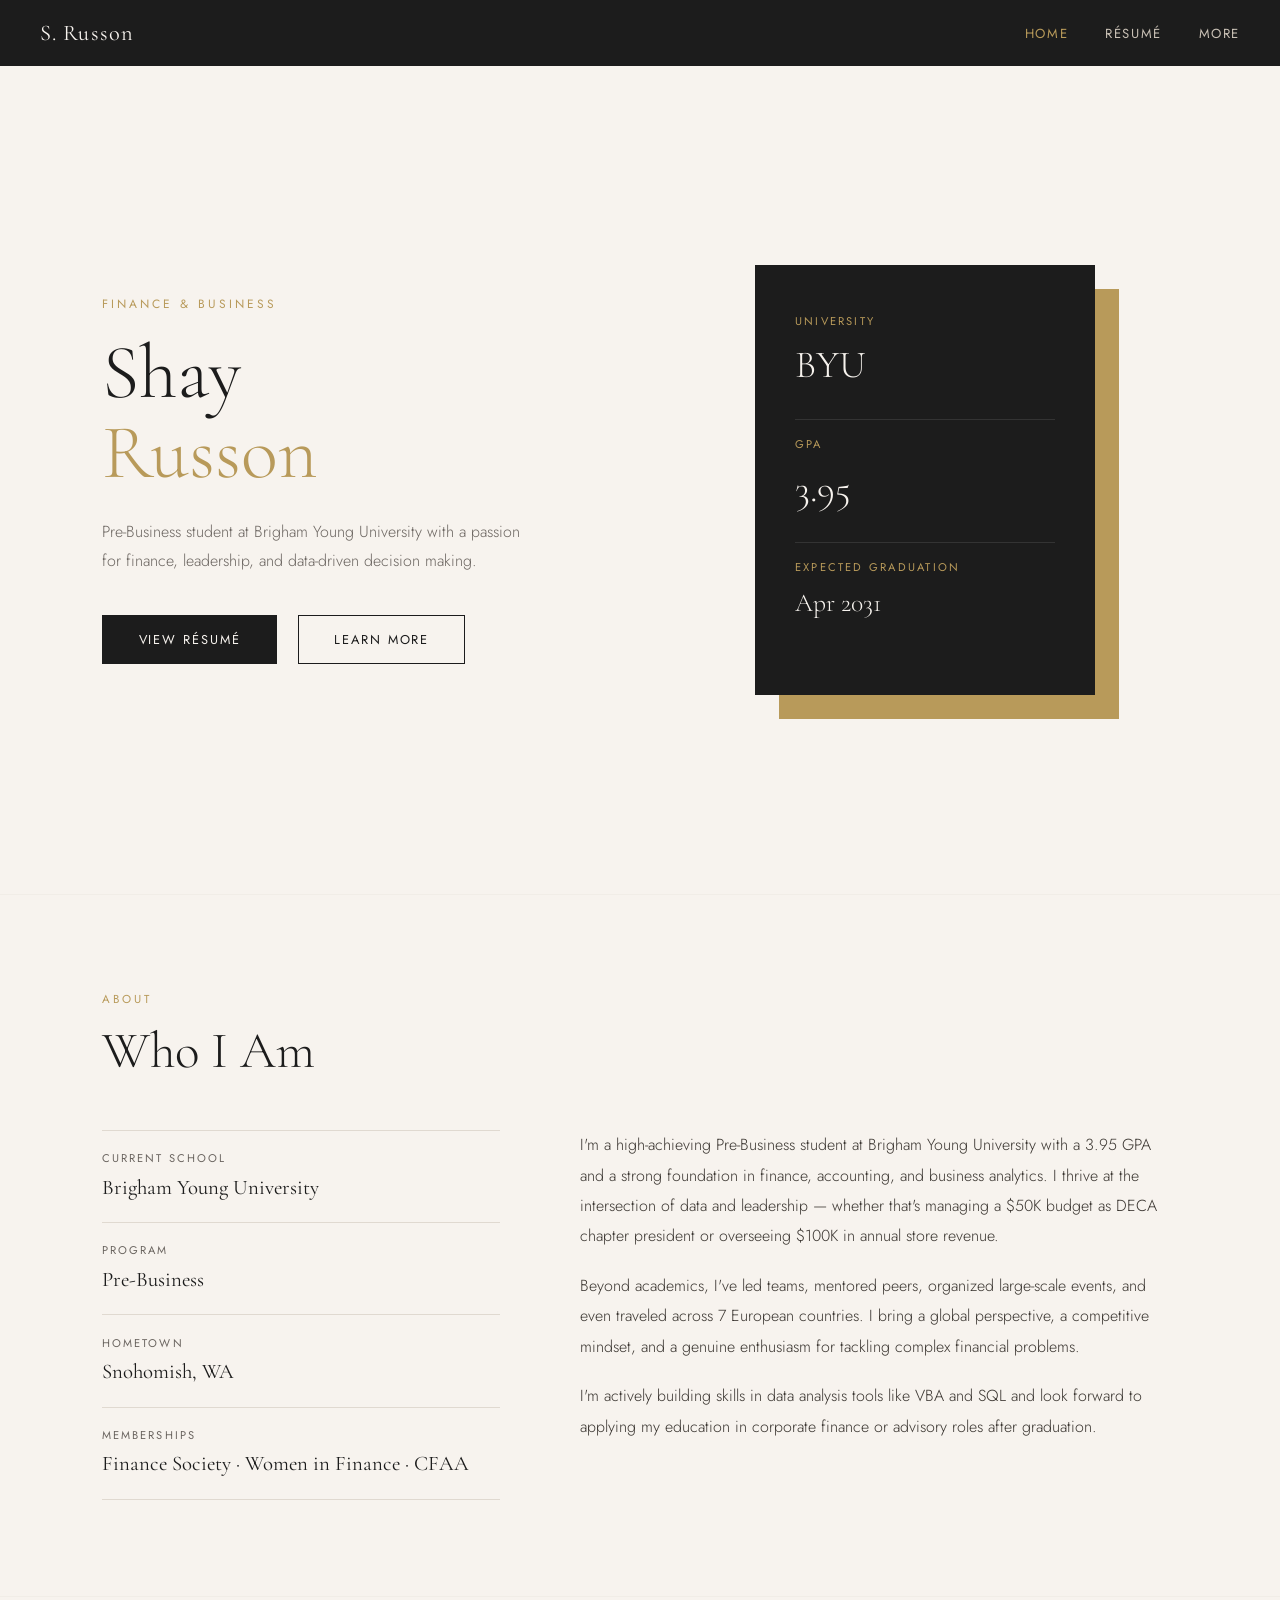
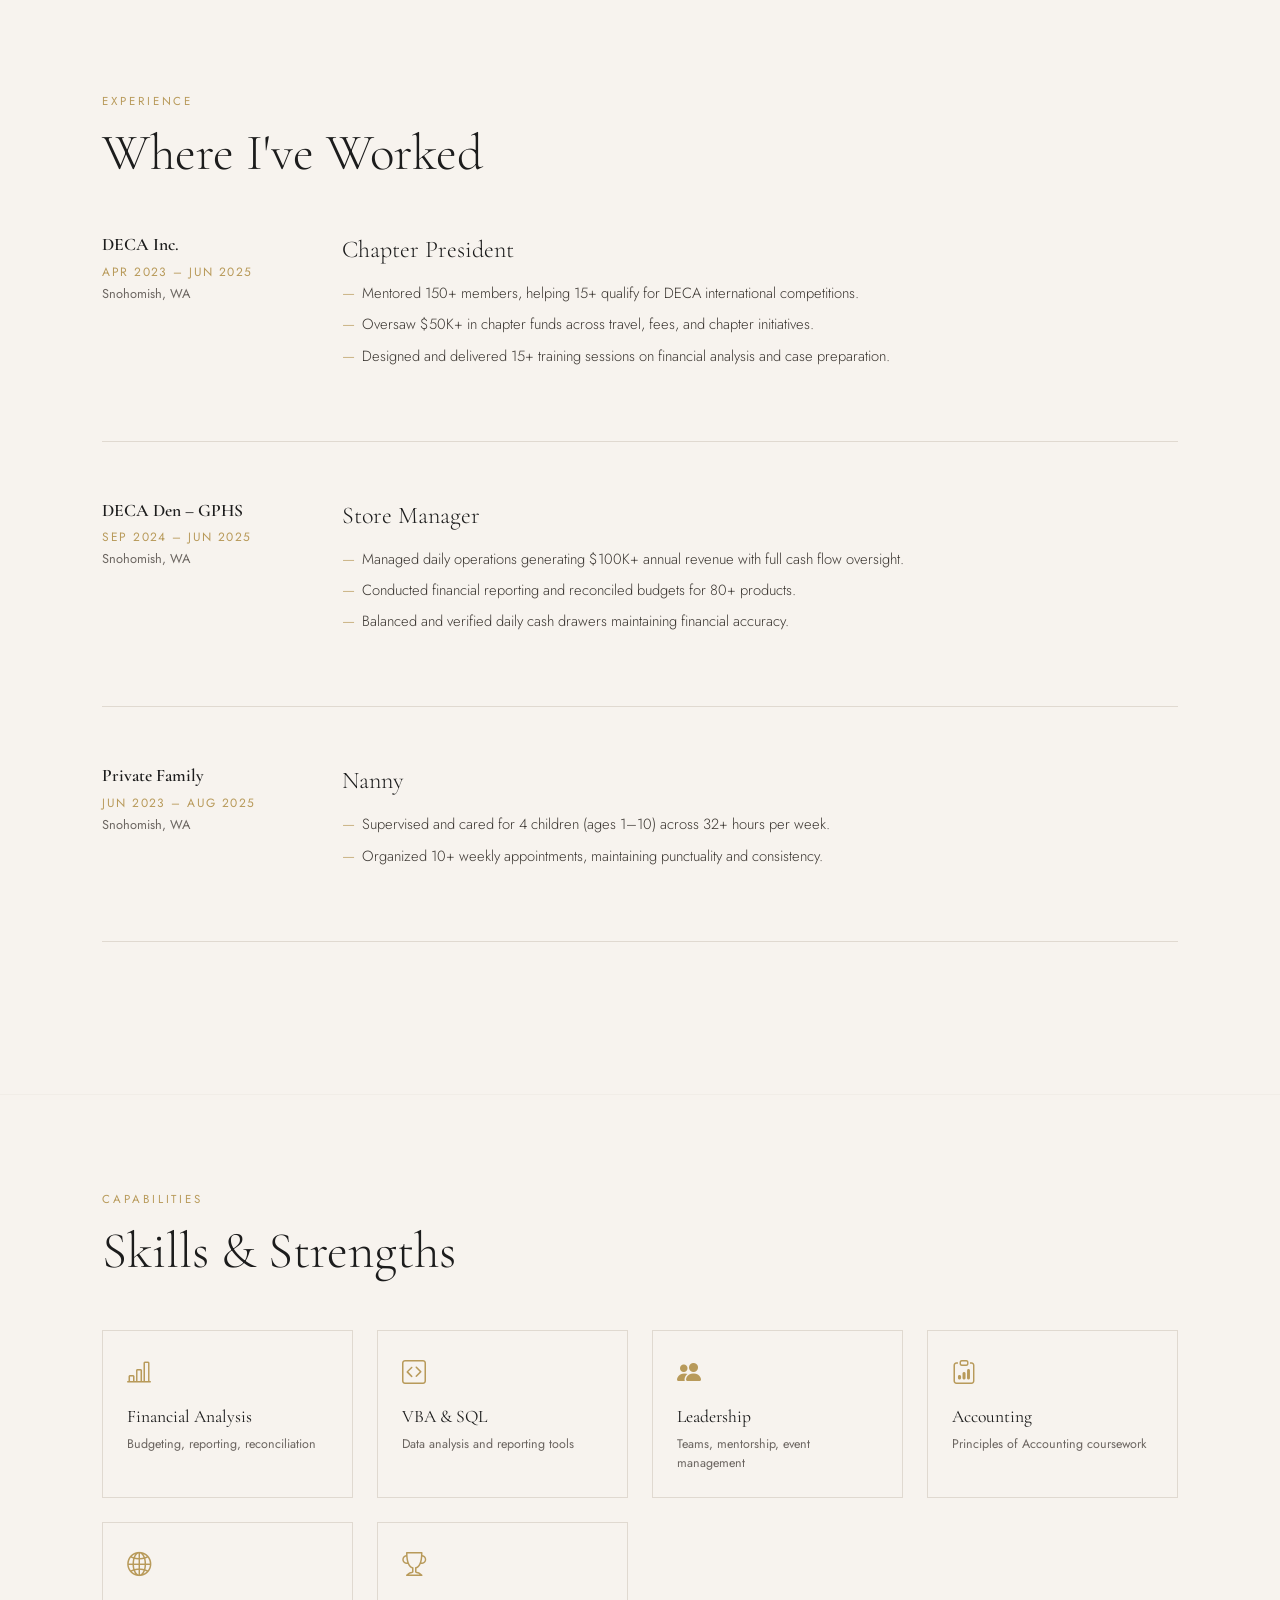
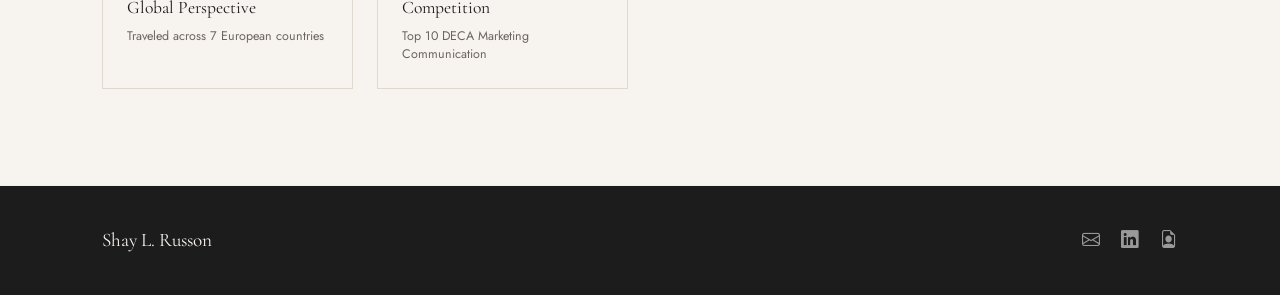
<file: index.html>
<!DOCTYPE html>
<html lang="en">
<head>
  <meta charset="UTF-8" />
  <meta name="viewport" content="width=device-width, initial-scale=1.0"/>
  <title>Shay Russon – Portfolio</title>
  <link href="https://cdn.jsdelivr.net/npm/bootstrap@5.3.2/dist/css/bootstrap.min.css" rel="stylesheet"/>
  <link href="https://fonts.googleapis.com/css2?family=Cormorant+Garamond:wght@300;400;600;700&family=Jost:wght@300;400;500&display=swap" rel="stylesheet"/>
  <link rel="stylesheet" href="https://cdn.jsdelivr.net/npm/bootstrap-icons@1.11.3/font/bootstrap-icons.min.css"/>
  <style>
    :root {
      --cream: #f7f3ee;
      --charcoal: #1c1c1c;
      --gold: #b89a5a;
      --muted: #6b6560;
      --light-line: #e0d9d0;
    }
    * { box-sizing: border-box; margin: 0; padding: 0; }
    body { font-family: 'Jost', sans-serif; background: var(--cream); color: var(--charcoal); }

    /* NAV */
    nav { background: var(--charcoal); padding: 1rem 2.5rem; display: flex; justify-content: space-between; align-items: center; position: sticky; top: 0; z-index: 100; }
    .nav-brand { font-family: 'Cormorant Garamond', serif; color: var(--cream); font-size: 1.4rem; letter-spacing: 0.05em; text-decoration: none; }
    .nav-links a { color: #c9c0b5; font-size: 0.82rem; letter-spacing: 0.12em; text-transform: uppercase; text-decoration: none; margin-left: 2rem; transition: color 0.2s; }
    .nav-links a:hover, .nav-links a.active { color: var(--gold); }

    /* HERO */
    .hero { min-height: 92vh; display: grid; grid-template-columns: 1fr 1fr; align-items: center; padding: 5rem 8vw; gap: 4rem; }
    .hero-text { }
    .hero-eyebrow { font-size: 0.75rem; letter-spacing: 0.25em; text-transform: uppercase; color: var(--gold); margin-bottom: 1.2rem; }
    .hero-name { font-family: 'Cormorant Garamond', serif; font-size: clamp(3rem, 6vw, 5.5rem); font-weight: 300; line-height: 1.05; color: var(--charcoal); margin-bottom: 1.5rem; }
    .hero-name span { color: var(--gold); }
    .hero-sub { font-size: 1rem; font-weight: 300; color: var(--muted); line-height: 1.8; max-width: 420px; margin-bottom: 2.5rem; }
    .hero-cta { display: inline-block; background: var(--charcoal); color: var(--cream); padding: 0.85rem 2.2rem; font-size: 0.8rem; letter-spacing: 0.15em; text-transform: uppercase; text-decoration: none; border: 1px solid var(--charcoal); transition: all 0.25s; }
    .hero-cta:hover { background: transparent; color: var(--charcoal); }
    .hero-cta.outline { background: transparent; color: var(--charcoal); margin-left: 1rem; }
    .hero-cta.outline:hover { background: var(--charcoal); color: var(--cream); }
    .hero-visual { position: relative; display: flex; justify-content: center; align-items: center; }
    .hero-card { background: var(--charcoal); color: var(--cream); padding: 3rem 2.5rem; max-width: 340px; width: 100%; box-shadow: 24px 24px 0 var(--gold); }
    .hero-card .label { font-size: 0.7rem; letter-spacing: 0.2em; text-transform: uppercase; color: var(--gold); margin-bottom: 0.5rem; }
    .hero-card .value { font-family: 'Cormorant Garamond', serif; font-size: 2.4rem; font-weight: 300; margin-bottom: 1.5rem; }
    .hero-stat { border-top: 1px solid #333; padding-top: 1rem; margin-top: 1rem; }

    /* DIVIDER */
    .section-divider { border: none; border-top: 1px solid var(--light-line); margin: 0; }

    /* SECTIONS */
    section { padding: 6rem 8vw; }
    .section-label { font-size: 0.72rem; letter-spacing: 0.25em; text-transform: uppercase; color: var(--gold); margin-bottom: 0.8rem; }
    .section-title { font-family: 'Cormorant Garamond', serif; font-size: clamp(2rem, 4vw, 3.2rem); font-weight: 300; margin-bottom: 3rem; }

    /* ABOUT */
    .about-grid { display: grid; grid-template-columns: 1fr 1.5fr; gap: 5rem; align-items: start; }
    .about-facts { }
    .fact-item { border-top: 1px solid var(--light-line); padding: 1.2rem 0; }
    .fact-item:last-child { border-bottom: 1px solid var(--light-line); }
    .fact-label { font-size: 0.7rem; letter-spacing: 0.18em; text-transform: uppercase; color: var(--muted); margin-bottom: 0.3rem; }
    .fact-value { font-family: 'Cormorant Garamond', serif; font-size: 1.3rem; }
    .about-text p { font-size: 1rem; font-weight: 300; line-height: 1.9; color: #3a3530; margin-bottom: 1.2rem; }

    /* EXPERIENCE */
    .exp-item { display: grid; grid-template-columns: 200px 1fr; gap: 2.5rem; margin-bottom: 3.5rem; padding-bottom: 3.5rem; border-bottom: 1px solid var(--light-line); }
    .exp-meta .company { font-family: 'Cormorant Garamond', serif; font-size: 1.1rem; font-weight: 600; margin-bottom: 0.25rem; }
    .exp-meta .date { font-size: 0.75rem; letter-spacing: 0.12em; color: var(--gold); text-transform: uppercase; }
    .exp-meta .location { font-size: 0.8rem; color: var(--muted); margin-top: 0.2rem; }
    .exp-content .role { font-family: 'Cormorant Garamond', serif; font-size: 1.5rem; font-weight: 300; margin-bottom: 0.8rem; }
    .exp-content ul { list-style: none; padding: 0; }
    .exp-content ul li { font-size: 0.92rem; font-weight: 300; color: #3a3530; line-height: 1.7; padding-left: 1.2rem; position: relative; margin-bottom: 0.4rem; }
    .exp-content ul li::before { content: '—'; position: absolute; left: 0; color: var(--gold); }

    /* SKILLS */
    .skills-grid { display: grid; grid-template-columns: repeat(auto-fill, minmax(200px, 1fr)); gap: 1.5rem; }
    .skill-box { border: 1px solid var(--light-line); padding: 1.5rem; transition: border-color 0.2s, transform 0.2s; }
    .skill-box:hover { border-color: var(--gold); transform: translateY(-3px); }
    .skill-icon { font-size: 1.5rem; color: var(--gold); margin-bottom: 0.8rem; }
    .skill-name { font-family: 'Cormorant Garamond', serif; font-size: 1.1rem; margin-bottom: 0.3rem; }
    .skill-note { font-size: 0.78rem; color: var(--muted); }

    /* FOOTER */
    footer { background: var(--charcoal); color: #999; padding: 2.5rem 8vw; display: flex; justify-content: space-between; align-items: center; flex-wrap: wrap; gap: 1rem; }
    footer .footer-name { font-family: 'Cormorant Garamond', serif; color: var(--cream); font-size: 1.2rem; }
    footer .footer-links a { color: #999; font-size: 1.1rem; margin-left: 1rem; transition: color 0.2s; }
    footer .footer-links a:hover { color: var(--gold); }

    @media (max-width: 768px) {
      .hero { grid-template-columns: 1fr; padding: 3rem 5vw; }
      .about-grid { grid-template-columns: 1fr; gap: 2rem; }
      .exp-item { grid-template-columns: 1fr; gap: 0.5rem; }
    }
  </style>
</head>
<body>

<nav>
  <a class="nav-brand" href="index.html">S. Russon</a>
  <div class="nav-links">
    <a href="index.html" class="active">Home</a>
    <a href="resume.html">Résumé</a>
    <a href="scratch.html">More</a>
  </div>
</nav>

<!-- HERO -->
<section class="hero">
  <div class="hero-text">
    <p class="hero-eyebrow">Finance & Business</p>
    <h1 class="hero-name">Shay<br><span>Russon</span></h1>
    <p class="hero-sub">Pre-Business student at Brigham Young University with a passion for finance, leadership, and data-driven decision making.</p>
    <a href="resume.html" class="hero-cta">View Résumé</a>
    <a href="#about" class="hero-cta outline">Learn More</a>
  </div>
  <div class="hero-visual">
    <div class="hero-card">
      <div class="label">University</div>
      <div class="value">BYU</div>
      <div class="hero-stat">
        <div class="label">GPA</div>
        <div class="value">3.95</div>
      </div>
      <div class="hero-stat">
        <div class="label">Expected Graduation</div>
        <div class="value" style="font-size:1.6rem">Apr 2031</div>
      </div>
    </div>
  </div>
</section>

<hr class="section-divider"/>

<!-- ABOUT -->
<section id="about">
  <p class="section-label">About</p>
  <h2 class="section-title">Who I Am</h2>
  <div class="about-grid">
    <div class="about-facts">
      <div class="fact-item">
        <div class="fact-label">Current School</div>
        <div class="fact-value">Brigham Young University</div>
      </div>
      <div class="fact-item">
        <div class="fact-label">Program</div>
        <div class="fact-value">Pre-Business</div>
      </div>
      <div class="fact-item">
        <div class="fact-label">Hometown</div>
        <div class="fact-value">Snohomish, WA</div>
      </div>
      <div class="fact-item">
        <div class="fact-label">Memberships</div>
        <div class="fact-value">Finance Society · Women in Finance · CFAA</div>
      </div>
    </div>
    <div class="about-text">
      <p>I'm a high-achieving Pre-Business student at Brigham Young University with a 3.95 GPA and a strong foundation in finance, accounting, and business analytics. I thrive at the intersection of data and leadership — whether that's managing a $50K budget as DECA chapter president or overseeing $100K in annual store revenue.</p>
      <p>Beyond academics, I've led teams, mentored peers, organized large-scale events, and even traveled across 7 European countries. I bring a global perspective, a competitive mindset, and a genuine enthusiasm for tackling complex financial problems.</p>
      <p>I'm actively building skills in data analysis tools like VBA and SQL and look forward to applying my education in corporate finance or advisory roles after graduation.</p>
    </div>
  </div>
</section>

<hr class="section-divider"/>

<!-- EXPERIENCE -->
<section id="experience">
  <p class="section-label">Experience</p>
  <h2 class="section-title">Where I've Worked</h2>

  <div class="exp-item">
    <div class="exp-meta">
      <div class="company">DECA Inc.</div>
      <div class="date">Apr 2023 – Jun 2025</div>
      <div class="location">Snohomish, WA</div>
    </div>
    <div class="exp-content">
      <div class="role">Chapter President</div>
      <ul>
        <li>Mentored 150+ members, helping 15+ qualify for DECA international competitions.</li>
        <li>Oversaw $50K+ in chapter funds across travel, fees, and chapter initiatives.</li>
        <li>Designed and delivered 15+ training sessions on financial analysis and case preparation.</li>
      </ul>
    </div>
  </div>

  <div class="exp-item">
    <div class="exp-meta">
      <div class="company">DECA Den – GPHS</div>
      <div class="date">Sep 2024 – Jun 2025</div>
      <div class="location">Snohomish, WA</div>
    </div>
    <div class="exp-content">
      <div class="role">Store Manager</div>
      <ul>
        <li>Managed daily operations generating $100K+ annual revenue with full cash flow oversight.</li>
        <li>Conducted financial reporting and reconciled budgets for 80+ products.</li>
        <li>Balanced and verified daily cash drawers maintaining financial accuracy.</li>
      </ul>
    </div>
  </div>

  <div class="exp-item">
    <div class="exp-meta">
      <div class="company">Private Family</div>
      <div class="date">Jun 2023 – Aug 2025</div>
      <div class="location">Snohomish, WA</div>
    </div>
    <div class="exp-content">
      <div class="role">Nanny</div>
      <ul>
        <li>Supervised and cared for 4 children (ages 1–10) across 32+ hours per week.</li>
        <li>Organized 10+ weekly appointments, maintaining punctuality and consistency.</li>
      </ul>
    </div>
  </div>
</section>

<hr class="section-divider"/>

<!-- SKILLS -->
<section id="skills">
  <p class="section-label">Capabilities</p>
  <h2 class="section-title">Skills & Strengths</h2>
  <div class="skills-grid">
    <div class="skill-box">
      <div class="skill-icon"><i class="bi bi-bar-chart-line"></i></div>
      <div class="skill-name">Financial Analysis</div>
      <div class="skill-note">Budgeting, reporting, reconciliation</div>
    </div>
    <div class="skill-box">
      <div class="skill-icon"><i class="bi bi-code-square"></i></div>
      <div class="skill-name">VBA & SQL</div>
      <div class="skill-note">Data analysis and reporting tools</div>
    </div>
    <div class="skill-box">
      <div class="skill-icon"><i class="bi bi-people-fill"></i></div>
      <div class="skill-name">Leadership</div>
      <div class="skill-note">Teams, mentorship, event management</div>
    </div>
    <div class="skill-box">
      <div class="skill-icon"><i class="bi bi-clipboard-data"></i></div>
      <div class="skill-name">Accounting</div>
      <div class="skill-note">Principles of Accounting coursework</div>
    </div>
    <div class="skill-box">
      <div class="skill-icon"><i class="bi bi-globe2"></i></div>
      <div class="skill-name">Global Perspective</div>
      <div class="skill-note">Traveled across 7 European countries</div>
    </div>
    <div class="skill-box">
      <div class="skill-icon"><i class="bi bi-trophy"></i></div>
      <div class="skill-name">Competition</div>
      <div class="skill-note">Top 10 DECA Marketing Communication</div>
    </div>
  </div>
</section>

<hr class="section-divider"/>

<footer>
  <span class="footer-name">Shay L. Russon</span>
  <div class="footer-links">
    <a href="mailto:shaylrusson@gmail.com" title="Email"><i class="bi bi-envelope"></i></a>
    <a href="https://www.linkedin.com/in/shay-russon-440602266/" title="LinkedIn" target="_blank"><i class="bi bi-linkedin"></i></a>
    <a href="resume.html" title="Résumé"><i class="bi bi-file-earmark-person"></i></a>
  </div>
</footer>

<script src="https://cdn.jsdelivr.net/npm/bootstrap@5.3.2/dist/js/bootstrap.bundle.min.js"></script>
</body>
</html>
</file>
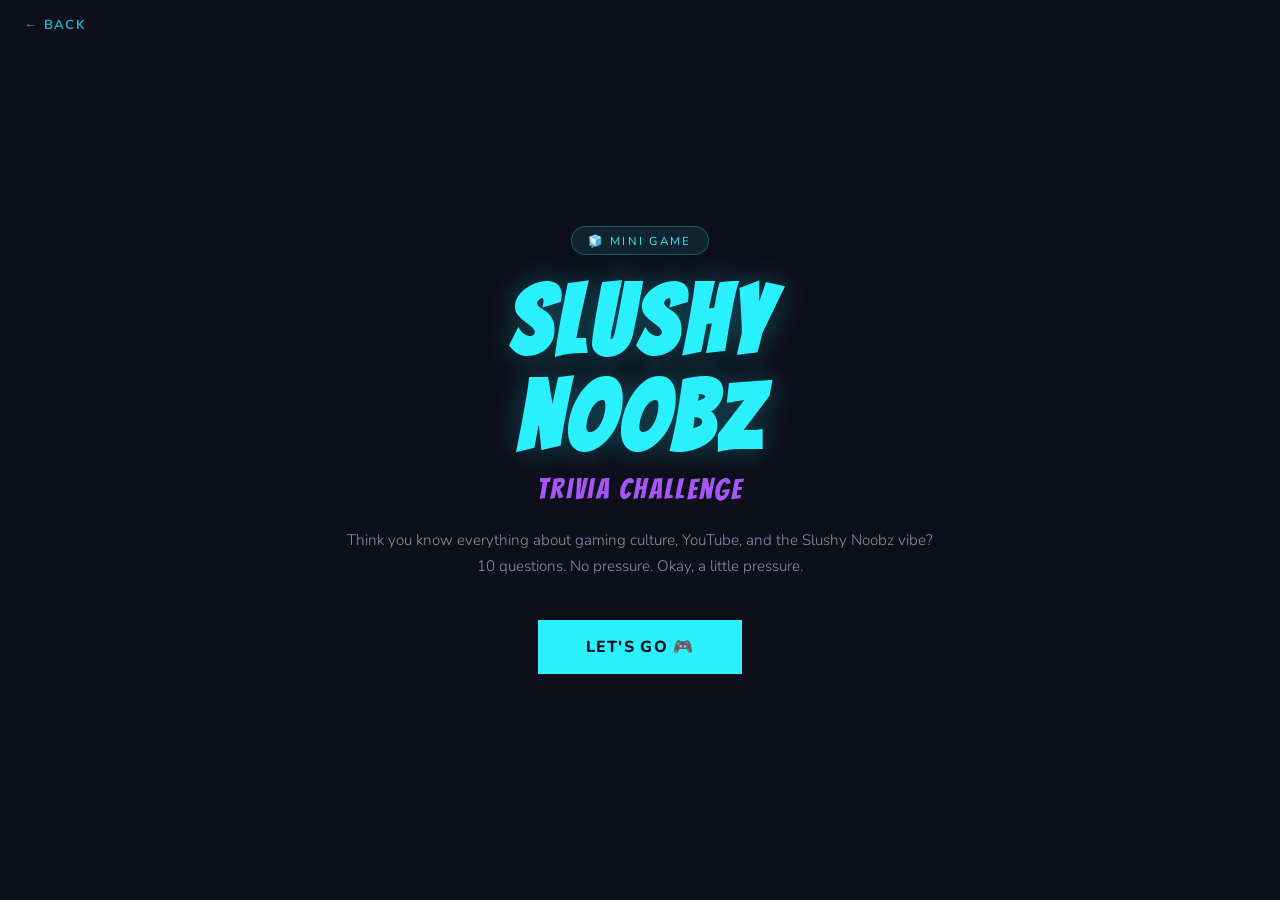
<file: app (2).html>
<!DOCTYPE html>
<html lang="en">
<head>
  <meta charset="UTF-8"/>
  <meta name="viewport" content="width=device-width, initial-scale=1.0"/>
  <title>Slushy Noobz Trivia Challenge</title>
  <link href="https://fonts.googleapis.com/css2?family=Bangers&family=Nunito:wght@300;400;600;700;800&display=swap" rel="stylesheet"/>
  <style>
    :root {
      --bg: #0d0f1a;
      --surface: #161928;
      --cyan: #2af0ff;
      --purple: #a855f7;
      --green: #22c55e;
      --red: #ef4444;
      --text: #e8e8f0;
      --muted: #8890a8;
    }
    * { box-sizing: border-box; margin: 0; padding: 0; }
    body {
      font-family: 'Nunito', sans-serif;
      background: var(--bg);
      color: var(--text);
      min-height: 100vh;
      display: flex;
      flex-direction: column;
      align-items: center;
      justify-content: center;
      padding: 2rem 1rem;
    }

    .back-link {
      position: fixed;
      top: 1rem; left: 1.5rem;
      color: var(--cyan);
      font-size: 0.82rem;
      font-weight: 700;
      letter-spacing: 0.1em;
      text-transform: uppercase;
      text-decoration: none;
      opacity: 0.7;
      transition: opacity 0.2s;
    }
    .back-link:hover { opacity: 1; }

    .app-container {
      width: 100%;
      max-width: 600px;
    }

    /* TITLE SCREEN */
    .screen { display: none; }
    .screen.active { display: block; }

    .title-screen { text-align: center; }
    .game-badge {
      display: inline-block;
      background: #2af0ff18;
      color: var(--cyan);
      border: 1px solid #2af0ff44;
      font-size: 0.72rem;
      letter-spacing: 0.2em;
      text-transform: uppercase;
      padding: 0.35rem 1rem;
      border-radius: 100px;
      margin-bottom: 1.2rem;
    }
    .game-title {
      font-family: 'Bangers', cursive;
      font-size: clamp(3.5rem, 12vw, 6rem);
      color: var(--cyan);
      letter-spacing: 0.06em;
      text-shadow: 0 0 30px #2af0ff44;
      line-height: 1;
      margin-bottom: 0.5rem;
    }
    .game-subtitle {
      font-family: 'Bangers', cursive;
      font-size: 1.8rem;
      color: var(--purple);
      letter-spacing: 0.08em;
      margin-bottom: 1.5rem;
    }
    .game-desc {
      color: var(--muted);
      font-size: 0.95rem;
      font-weight: 300;
      margin-bottom: 2.5rem;
      line-height: 1.7;
    }
    .btn-primary {
      background: var(--cyan);
      color: var(--bg);
      border: none;
      padding: 1rem 3rem;
      font-family: 'Nunito', sans-serif;
      font-size: 1rem;
      font-weight: 800;
      letter-spacing: 0.08em;
      text-transform: uppercase;
      cursor: pointer;
      transition: transform 0.15s, box-shadow 0.15s;
    }
    .btn-primary:hover {
      transform: translateY(-2px);
      box-shadow: 0 8px 24px #2af0ff33;
    }
    .btn-secondary {
      background: transparent;
      color: var(--muted);
      border: 1px solid #ffffff18;
      padding: 0.8rem 2rem;
      font-family: 'Nunito', sans-serif;
      font-size: 0.9rem;
      font-weight: 700;
      cursor: pointer;
      margin-top: 1rem;
      transition: border-color 0.2s, color 0.2s;
      display: inline-block;
    }
    .btn-secondary:hover { border-color: var(--cyan); color: var(--cyan); }

    /* QUIZ SCREEN */
    .progress-bar-wrap {
      background: #ffffff10;
      height: 4px;
      border-radius: 4px;
      margin-bottom: 2rem;
      overflow: hidden;
    }
    .progress-bar-fill {
      height: 100%;
      background: var(--cyan);
      border-radius: 4px;
      transition: width 0.4s;
    }
    .q-meta {
      display: flex;
      justify-content: space-between;
      align-items: center;
      margin-bottom: 1.5rem;
    }
    .q-number { font-size: 0.78rem; letter-spacing: 0.15em; color: var(--cyan); text-transform: uppercase; font-weight: 700; }
    .q-score { font-size: 0.78rem; letter-spacing: 0.1em; color: var(--muted); }
    .question-card {
      background: var(--surface);
      border: 1px solid #ffffff0f;
      padding: 2rem;
      margin-bottom: 1.5rem;
      position: relative;
    }
    .q-emoji { font-size: 2rem; margin-bottom: 0.8rem; display: block; }
    .question-text {
      font-size: 1.15rem;
      font-weight: 700;
      line-height: 1.5;
      color: var(--text);
    }
    .options-grid {
      display: grid;
      grid-template-columns: 1fr 1fr;
      gap: 0.75rem;
    }
    .option-btn {
      background: var(--surface);
      color: var(--text);
      border: 1px solid #ffffff18;
      padding: 1rem;
      text-align: left;
      font-family: 'Nunito', sans-serif;
      font-size: 0.9rem;
      font-weight: 600;
      cursor: pointer;
      transition: border-color 0.15s, transform 0.1s;
      line-height: 1.4;
    }
    .option-btn:hover:not(:disabled) {
      border-color: var(--cyan);
      transform: translateY(-1px);
    }
    .option-btn.correct { border-color: var(--green); background: #22c55e15; color: var(--green); }
    .option-btn.wrong { border-color: var(--red); background: #ef444415; color: var(--red); }
    .option-btn.reveal { border-color: var(--green); background: #22c55e15; color: var(--green); }
    .option-btn:disabled { cursor: default; }

    .feedback-bar {
      text-align: center;
      padding: 1rem;
      font-weight: 700;
      font-size: 1rem;
      min-height: 52px;
      margin-bottom: 1rem;
      border-radius: 2px;
    }
    .feedback-bar.correct { background: #22c55e15; color: var(--green); border: 1px solid #22c55e33; }
    .feedback-bar.wrong { background: #ef444415; color: var(--red); border: 1px solid #ef444433; }

    .next-btn-wrap { text-align: center; }

    /* RESULTS SCREEN */
    .results-screen { text-align: center; }
    .result-emoji { font-size: 4rem; margin-bottom: 1rem; display: block; }
    .result-title { font-family: 'Bangers', cursive; font-size: 3.5rem; color: var(--cyan); letter-spacing: 0.06em; margin-bottom: 0.5rem; }
    .score-display {
      font-size: 5rem;
      font-weight: 800;
      color: var(--text);
      margin: 1.5rem 0 0.5rem;
      line-height: 1;
    }
    .score-display span { color: var(--muted); font-size: 2rem; font-weight: 300; }
    .result-msg { color: var(--muted); font-size: 0.97rem; font-weight: 300; margin-bottom: 2.5rem; line-height: 1.7; }
    .results-buttons { display: flex; gap: 1rem; justify-content: center; flex-wrap: wrap; }
  </style>
</head>
<body>

<a href="scratch.html" class="back-link">← Back</a>

<div class="app-container">

  <!-- TITLE SCREEN -->
  <div class="screen active" id="screen-title">
    <div class="title-screen">
      <div class="game-badge">🧊 Mini Game</div>
      <h1 class="game-title">Slushy<br>Noobz</h1>
      <div class="game-subtitle">Trivia Challenge</div>
      <p class="game-desc">
        Think you know everything about gaming culture, YouTube, and the Slushy Noobz vibe?
        10 questions. No pressure. Okay, a little pressure.
      </p>
      <button class="btn-primary" id="start-btn">Let's Go 🎮</button>
    </div>
  </div>

  <!-- QUIZ SCREEN -->
  <div class="screen" id="screen-quiz">
    <div class="progress-bar-wrap">
      <div class="progress-bar-fill" id="progress-bar"></div>
    </div>
    <div class="q-meta">
      <span class="q-number" id="q-number">Question 1 / 10</span>
      <span class="q-score" id="q-score">Score: 0</span>
    </div>
    <div class="question-card">
      <span class="q-emoji" id="q-emoji">🎮</span>
      <div class="question-text" id="question-text">Question goes here</div>
    </div>
    <div class="options-grid" id="options-grid"></div>
    <div class="feedback-bar" id="feedback-bar" style="display:none;"></div>
    <div class="next-btn-wrap" id="next-btn-wrap" style="display:none;">
      <button class="btn-primary" id="next-btn">Next Question →</button>
    </div>
  </div>

  <!-- RESULTS SCREEN -->
  <div class="screen" id="screen-results">
    <div class="results-screen">
      <span class="result-emoji" id="result-emoji">🏆</span>
      <div class="result-title" id="result-title">Nice One!</div>
      <div class="score-display" id="score-display">0 <span>/ 10</span></div>
      <p class="result-msg" id="result-msg">How did you do?</p>
      <div class="results-buttons">
        <button class="btn-primary" id="replay-btn">Play Again 🔄</button>
        <a href="scratch.html" class="btn-secondary">Back to Fan Page</a>
      </div>
    </div>
  </div>

</div>

<script>
  document.getElementById('start-btn').addEventListener('click', startGame);
  document.getElementById('next-btn').addEventListener('click', nextQuestion);
  document.getElementById('replay-btn').addEventListener('click', startGame);

  const questions = [
    { emoji: "🎮", q: "What platform are the Slushy Noobz primarily known for?", options: ["Twitch", "YouTube", "TikTok", "Instagram"], answer: 1 },
    { emoji: "🧊", q: "Which word in 'Slushy Noobz' references being new or inexperienced at something?", options: ["Slushy", "The", "Noobz", "Both equally"], answer: 2 },
    { emoji: "📊", q: "Roughly how many videos does the average successful YouTube creator need to build a consistent audience?", options: ["5–10", "50–100", "100+", "Exactly 42"], answer: 2 },
    { emoji: "🏆", q: "In gaming culture, what does 'W' typically stand for?", options: ["Wasted", "Win", "Weird", "Whoops"], answer: 1 },
    { emoji: "😂", q: "What does 'POV' stand for in YouTube/content creator slang?", options: ["Pretty Obvious Video", "Point of View", "Player One Vibes", "Power Over Viewers"], answer: 1 },
    { emoji: "🎬", q: "What is a 'collab' in YouTube culture?", options: ["A type of video editing app", "Two or more creators making content together", "A comment section argument", "A paid sponsorship deal"], answer: 1 },
    { emoji: "🔔", q: "What does clicking the 'bell' icon on YouTube do?", options: ["Adds the channel to Favorites", "Turns on notifications for new videos", "Saves the channel to Watch Later", "Shows your comment history"], answer: 1 },
    { emoji: "🎯", q: "In gaming, what does 'GG' mean?", options: ["Go Get 'em", "Good Game", "Great Graphics", "Got Griefed"], answer: 1 },
    { emoji: "📈", q: "What metric do YouTubers care about most for long-term growth?", options: ["Views", "Likes", "Watch Time / Subscriber loyalty", "Number of uploads per week"], answer: 2 },
    { emoji: "🧠", q: "What does 'lore' mean when fans talk about a YouTube creator group?", options: ["Their merchandise line", "The backstory, history, and inside jokes of the group", "Their upload schedule", "Their comment moderation rules"], answer: 1 },
  ];

  let currentQ = 0;
  let score = 0;
  let answered = false;

  function showScreen(id) {
    document.querySelectorAll('.screen').forEach(s => s.classList.remove('active'));
    document.getElementById(id).classList.add('active');
  }

  function startGame() {
    currentQ = 0;
    score = 0;
    answered = false;
    showScreen('screen-quiz');
    loadQuestion();
  }

  function loadQuestion() {
    answered = false;
    const q = questions[currentQ];
    document.getElementById('q-number').textContent = `Question ${currentQ + 1} / ${questions.length}`;
    document.getElementById('q-score').textContent = `Score: ${score}`;
    document.getElementById('q-emoji').textContent = q.emoji;
    document.getElementById('question-text').textContent = q.q;
    document.getElementById('feedback-bar').style.display = 'none';
    document.getElementById('next-btn-wrap').style.display = 'none';

    const pct = (currentQ / questions.length) * 100;
    document.getElementById('progress-bar').style.width = pct + '%';

    const grid = document.getElementById('options-grid');
    grid.innerHTML = '';
    q.options.forEach((opt, i) => {
      const btn = document.createElement('button');
      btn.className = 'option-btn';
      btn.textContent = opt;
      btn.addEventListener('click', () => selectAnswer(i));
      grid.appendChild(btn);
    });
  }

  function selectAnswer(idx) {
    if (answered) return;
    answered = true;
    const q = questions[currentQ];
    const buttons = document.querySelectorAll('.option-btn');
    buttons.forEach(b => b.disabled = true);

    const fb = document.getElementById('feedback-bar');
    fb.style.display = 'block';

    if (idx === q.answer) {
      score++;
      buttons[idx].classList.add('correct');
      fb.textContent = '✅ Correct! Nice one!';
      fb.className = 'feedback-bar correct';
    } else {
      buttons[idx].classList.add('wrong');
      buttons[q.answer].classList.add('reveal');
      fb.textContent = `❌ Not quite! The answer was: ${q.options[q.answer]}`;
      fb.className = 'feedback-bar wrong';
    }

    document.getElementById('q-score').textContent = `Score: ${score}`;
    document.getElementById('next-btn-wrap').style.display = 'block';

    if (currentQ === questions.length - 1) {
      document.getElementById('next-btn').textContent = 'See Results 🏆';
    }
  }

  function nextQuestion() {
    currentQ++;
    if (currentQ >= questions.length) {
      showResults();
    } else {
      loadQuestion();
    }
  }

  function showResults() {
    document.getElementById('progress-bar').style.width = '100%';
    showScreen('screen-results');
    document.getElementById('score-display').innerHTML = `${score} <span>/ ${questions.length}</span>`;

    const pct = score / questions.length;
    let emoji, title, msg;
    if (pct === 1) {
      emoji = '🏆'; title = 'PERFECT SCORE!';
      msg = 'You are literally a Slushy Noobz expert. Incredible. We are not worthy.';
    } else if (pct >= 0.8) {
      emoji = '🔥'; title = 'On Fire!';
      msg = "That's a seriously impressive score. You clearly spend quality time on YouTube.";
    } else if (pct >= 0.6) {
      emoji = '😎'; title = 'Solid Run!';
      msg = "Not bad at all! You know your stuff. A few more videos and you'd ace it.";
    } else if (pct >= 0.4) {
      emoji = '🧊'; title = 'Getting Slushy';
      msg = "You're halfway there! Keep watching, keep learning, and try again.";
    } else {
      emoji = '🐣'; title = 'Certified Noob';
      msg = 'Hey, everyone starts somewhere! Watch more Slushy Noobz and come back stronger.';
    }

    document.getElementById('result-emoji').textContent = emoji;
    document.getElementById('result-title').textContent = title;
    document.getElementById('result-msg').textContent = msg;
  }
</script>

</body>
</html>
</file>
